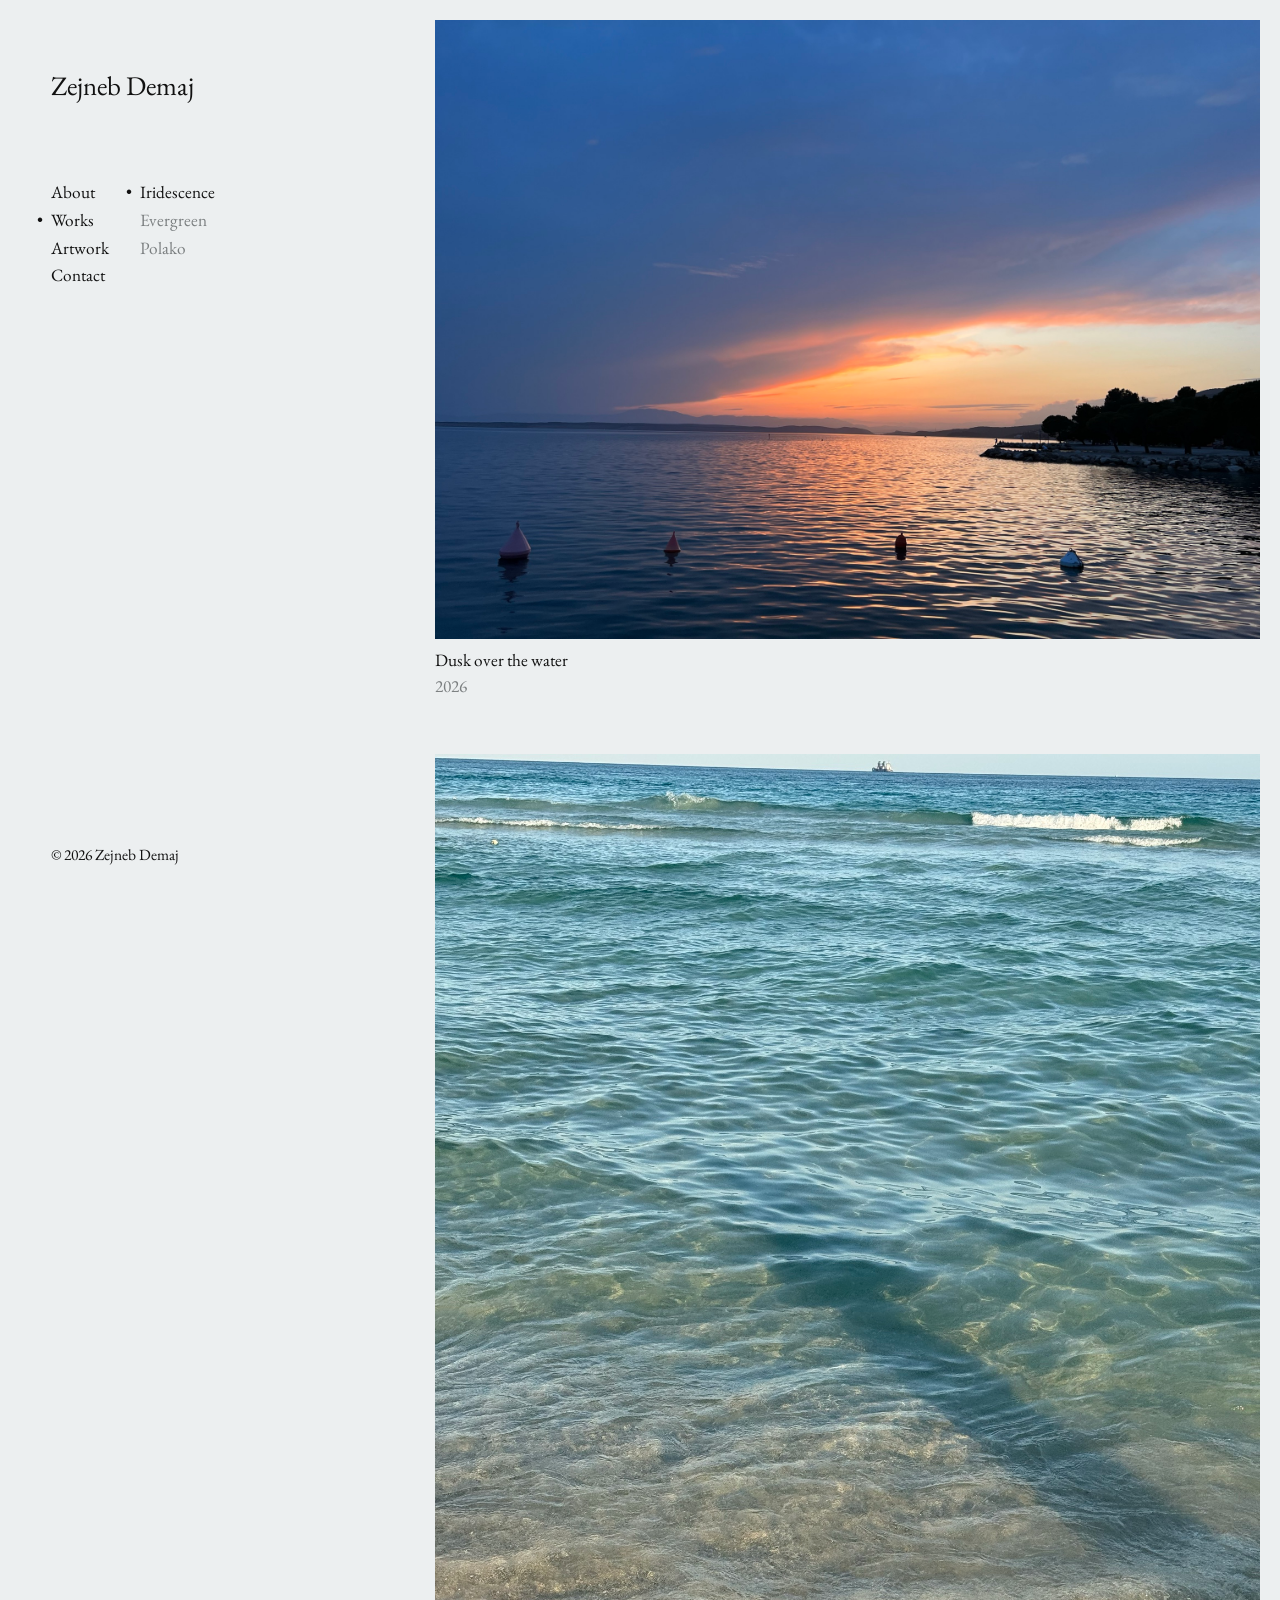
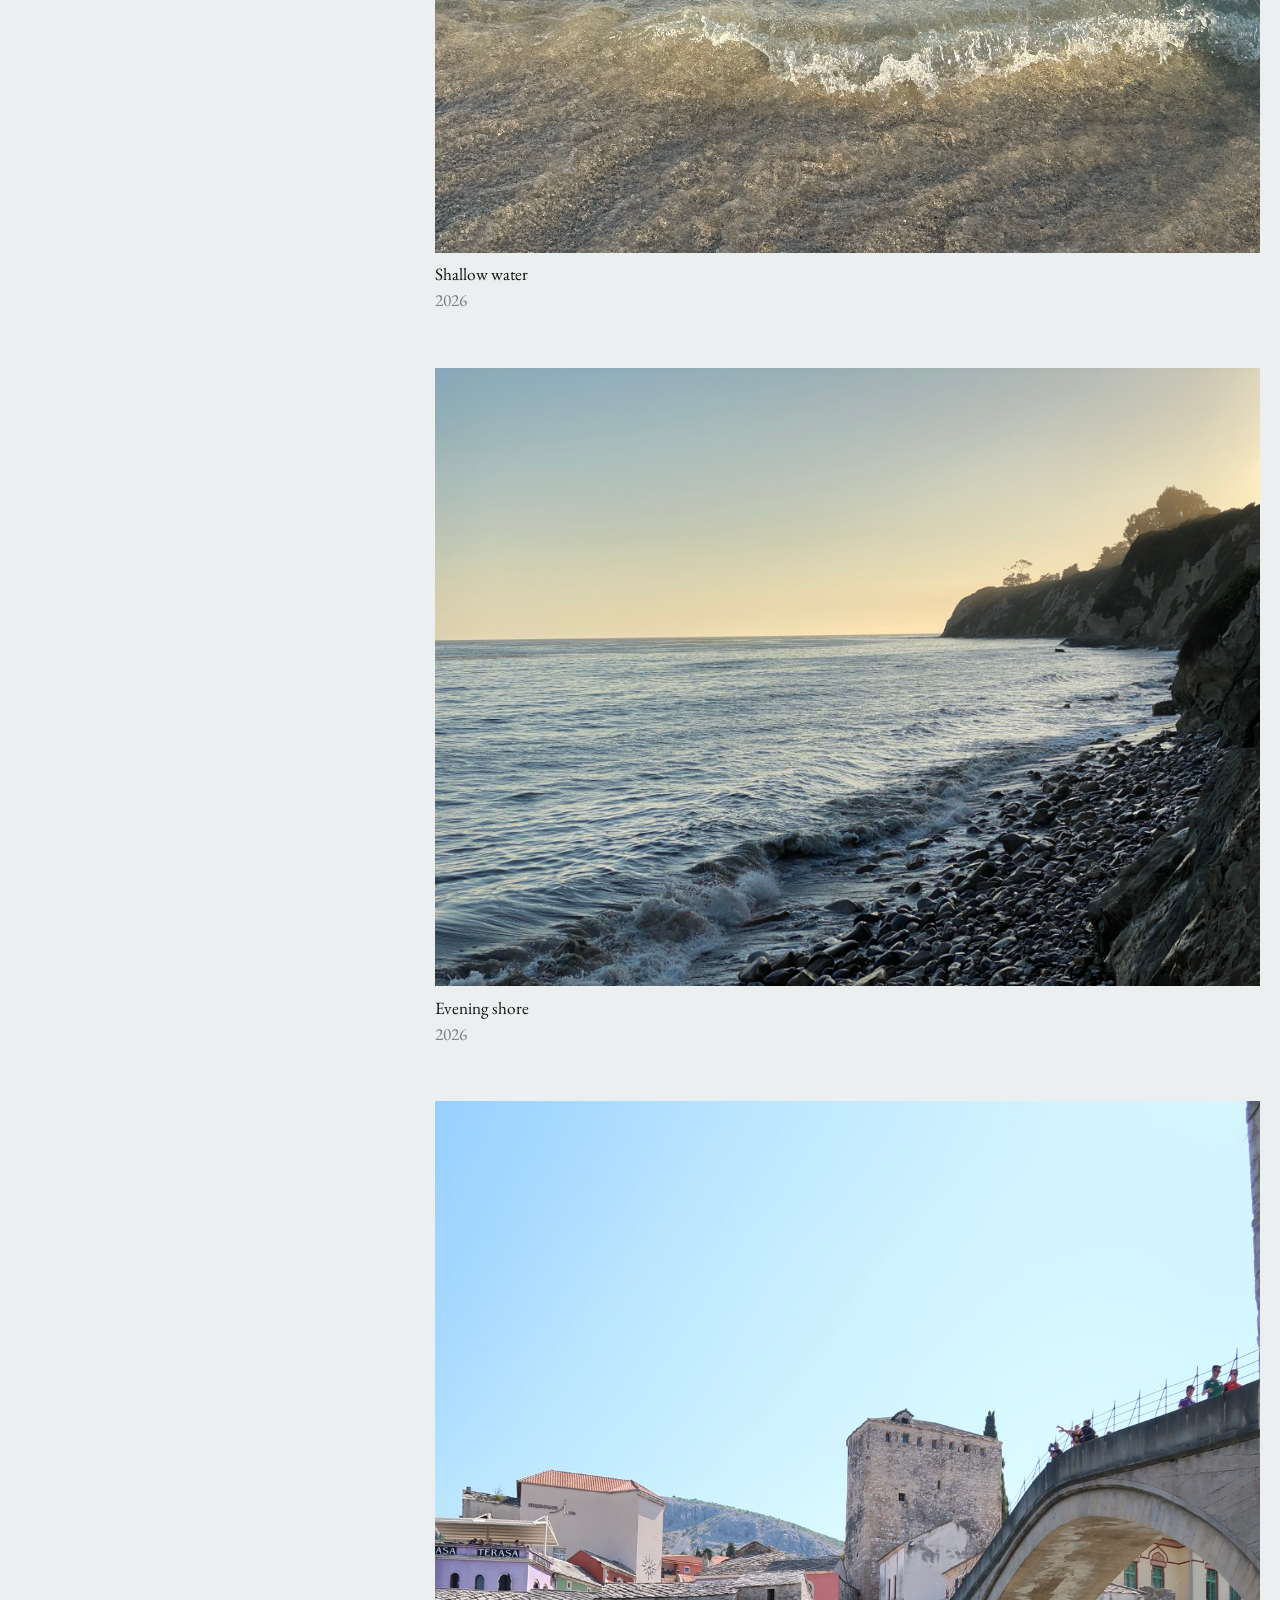
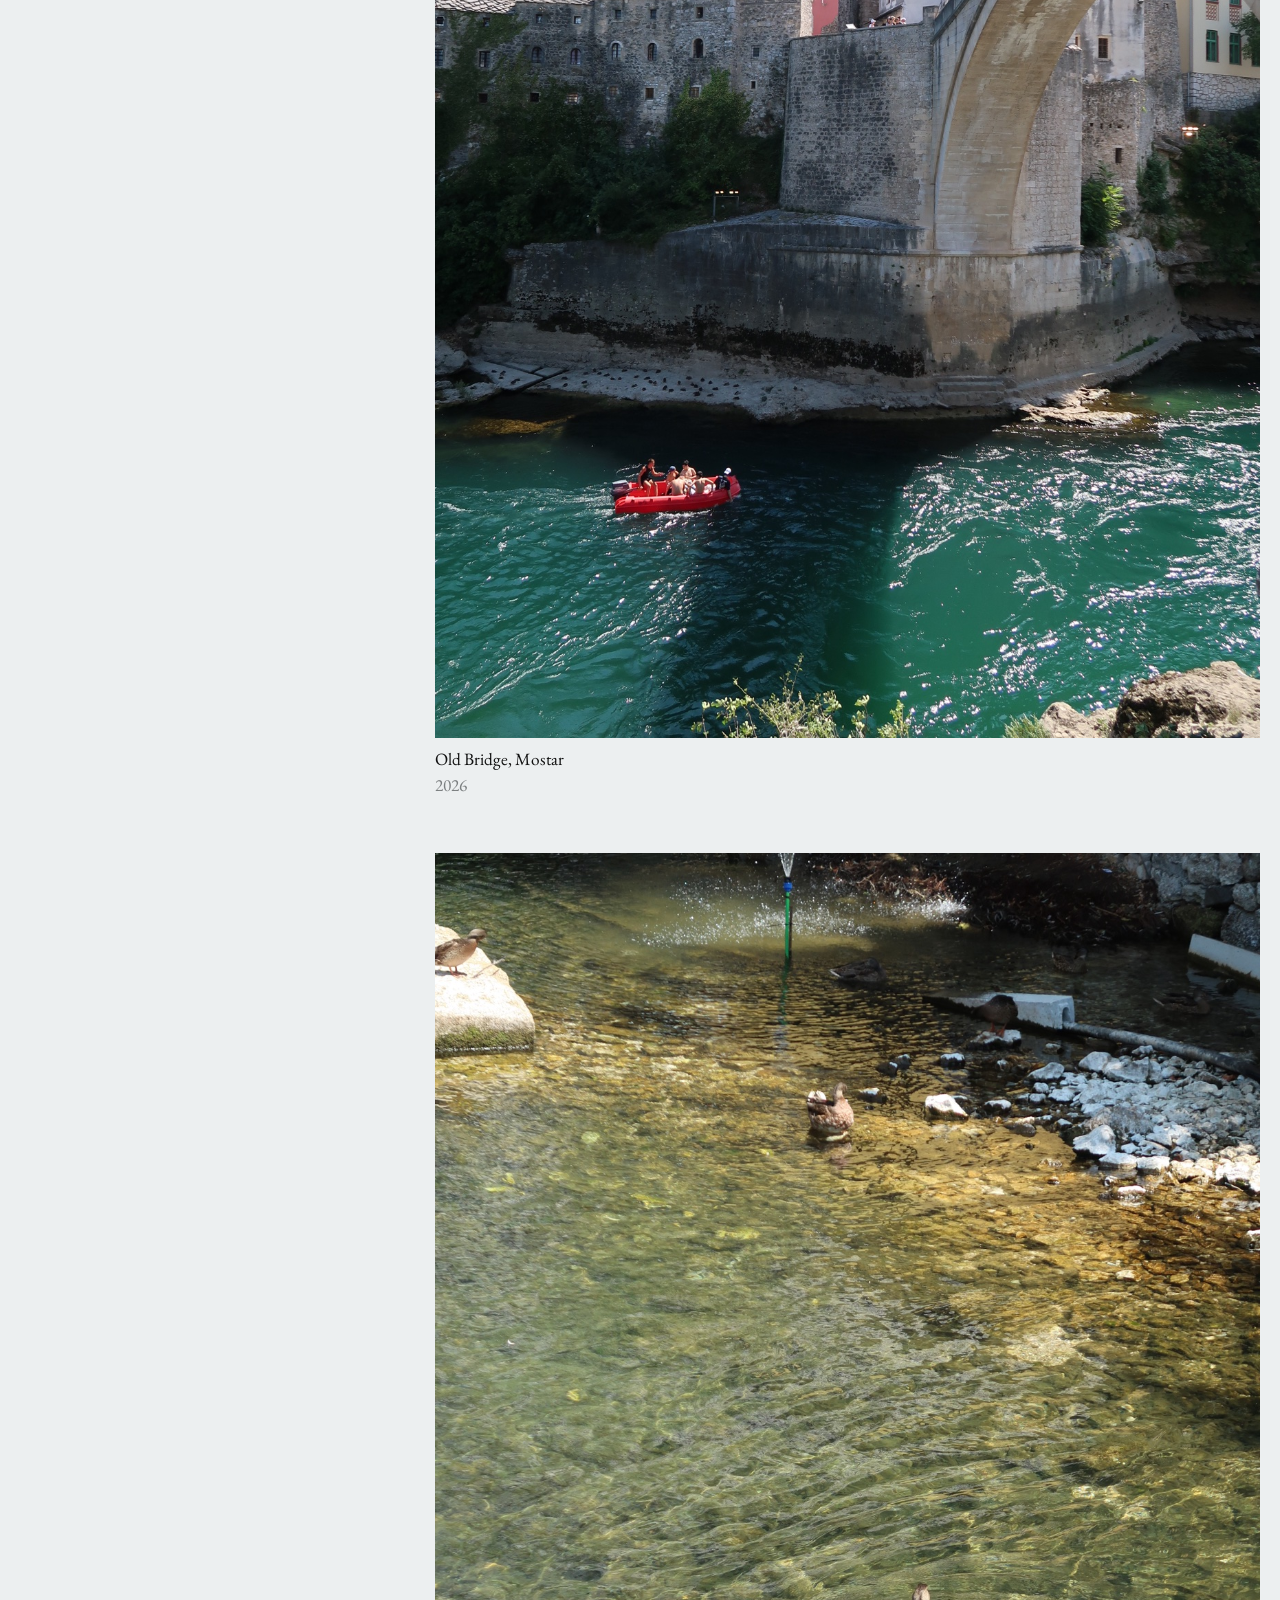
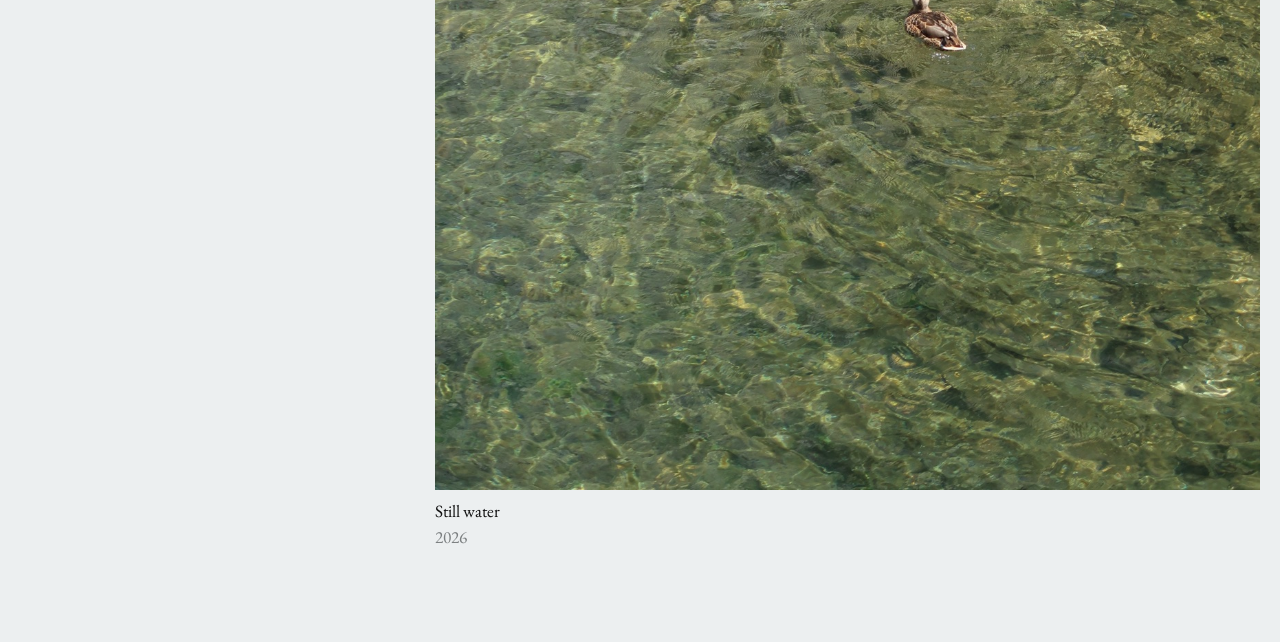
<file: index.html>
<!DOCTYPE html>
<html lang="en">
<head>
<meta charset="utf-8">
<meta name="viewport" content="width=device-width, initial-scale=1">
<meta name="theme-color" content="#eceff0">
<meta name="description" content="Zejneb Demaj — a collection of quiet details, changing light, and moments noticed along the way.">
<link rel="icon" href="favicon.svg" type="image/svg+xml">
<title>Works — Zejneb Demaj</title>
<style>
@font-face { font-family:"EB Garamond"; src:url("assets/fonts/EBGaramond-Regular.ttf") format("truetype"); font-weight:400; font-style:normal; font-display:swap }
:root { --bg:#eceff0; --ink:#111; --muted:#7b7f80; --side:clamp(260px,34vw,660px); --pad:clamp(20px,4vw,84px); --serif:"EB Garamond","Cormorant Garamond",Garamond,"Hoefler Text","Times New Roman",serif }
* {box-sizing:border-box}
body { margin:0; background:var(--bg); color:var(--ink); font:400 clamp(17px,1.35vw,21px)/1.6 var(--serif); -webkit-font-smoothing:antialiased }
a { color:inherit; text-decoration:none } a:hover {opacity:.6}
a:focus-visible { outline:1px solid currentColor; outline-offset:4px }
[hidden] {display:none !important}
.layout {display:grid; grid-template-columns:var(--side) minmax(0,1fr); min-height:100vh}
aside {position:sticky; top:0; height:100vh; padding:clamp(30px,5.5vw,92px) 0 32px var(--pad); display:flex; flex-direction:column}
.logo {font-size:clamp(24px,2.1vw,34px); line-height:1.2; margin-bottom:clamp(48px,6vw,96px)}
.navs {display:flex; gap:clamp(18px,2.4vw,40px); align-items:flex-start}
.navs ul {list-style:none; margin:0; padding:0}
.navs li {position:relative}
.primary a[aria-current="page"]::before, .secondary a[aria-current="page"]::before {content:"•"; position:absolute; left:-.8em}
.secondary {color:var(--muted)}
.secondary a[aria-current="page"] {color:var(--ink)}
.copyright {margin-top:auto; font-size:.9em}
main {padding:clamp(20px,1.6vw,32px) clamp(20px,1.6vw,32px) 60px 0}
.stack {display:flex; flex-direction:column; gap:clamp(16px,1.8vw,36px)}
.stack figure {margin:0}
.stack img {display:block; width:100%; height:auto}
.stack figcaption {display:flex; flex-direction:column; margin:.55em 0 clamp(20px,2.4vw,44px) 0; line-height:1.5}
.caption-year {color:var(--muted)}
.text-page {padding:clamp(10px,3.5vw,70px) 0 0; max-width:34em}
.text-page h1 {font-size:1em; font-weight:400; margin:0 0 1.5em}
.text-page p {margin:0 0 1em}
@media(max-width:800px){
  .layout {display:block}
  aside {position:static; height:auto; padding:24px 20px 8px}
  .logo {margin-bottom:28px}
  .copyright {display:none}
  main {padding:16px 20px 40px}
}
</style>
</head>
<body>
<div class="layout">
<aside>
<a class="logo" href="#works" aria-label="Home">Zejneb Demaj</a>
<nav class="navs" aria-label="Main navigation">
<ul class="primary" id="primary-nav">
<li><a href="#about" data-page="about">About</a></li>
<li><a href="#works" data-page="works">Works</a></li>
<li><a href="#artwork" data-page="artwork">Artwork</a></li>
<li><a href="#contact" data-page="contact">Contact</a></li>
</ul>
<ul class="secondary" id="series-nav" aria-label="Photography series" hidden>
<li><a href="#works/iridescence" data-series="iridescence">Iridescence</a></li>
<li><a href="#works/portland" data-series="portland">Evergreen</a></li>
<li><a href="#works/bosnia" data-series="bosnia">Polako</a></li>
</ul>
</nav>
<div class="copyright">© <span id="year">2026</span> Zejneb Demaj</div>
</aside>
<main>
<section id="works" aria-label="Works">
<div class="stack" id="gallery">
<figure data-series="iridescence"><img src="assets/Iridescence/iridescence-1.jpg" alt="Orange and violet clouds at dusk above calm water, with colored buoys floating in the foreground" loading="eager" decoding="async"><figcaption><span class="caption-title">Dusk over the water</span><span class="caption-year">2026</span></figcaption></figure>
<figure data-series="iridescence"><img src="assets/Iridescence/iridescence-2.jpg" alt="Clear, rippling shallow water in blue and green, with a soft wave breaking over the sand" loading="lazy" decoding="async"><figcaption><span class="caption-title">Shallow water</span><span class="caption-year">2026</span></figcaption></figure>
<figure data-series="iridescence"><img src="assets/Iridescence/iridescence-3.jpg" alt="Waves washing onto a pebble beach beneath a hazy golden sky and a dark coastal cliff" loading="lazy" decoding="async"><figcaption><span class="caption-title">Evening shore</span><span class="caption-year">2026</span></figcaption></figure>
<figure data-series="iridescence"><img src="assets/Iridescence/mostar-old-bridge.jpg" alt="The stone arch of the Old Bridge in Mostar above the green river, with a red boat below" loading="lazy" decoding="async"><figcaption><span class="caption-title">Old Bridge, Mostar</span><span class="caption-year">2026</span></figcaption></figure>
<figure data-series="iridescence"><img src="assets/Iridescence/ducks.jpg" alt="Ducks swimming in clear shallow water with sunlight rippling over the stones" loading="lazy" decoding="async"><figcaption><span class="caption-title">Still water</span><span class="caption-year">2026</span></figcaption></figure>
<figure data-series="portland"><img src="assets/Portland-2026/photo-1.jpg" alt="Evening sky and warm reflections along the Portland waterfront" loading="lazy" decoding="async"><figcaption><span class="caption-title">Along the river</span><span class="caption-year">2026</span></figcaption></figure>
<figure data-series="portland"><img src="assets/Portland-2026/photo-2.jpg" alt="Mount Hood rising above downtown Portland under a pale blue sky" loading="lazy" decoding="async"><figcaption><span class="caption-title">Mountain in the distance</span><span class="caption-year">2026</span></figcaption></figure>
<figure data-series="portland"><img src="assets/Portland-2026/photo-3.jpg" alt="Japanese stone lantern framed by bright red maples and autumn foliage" loading="lazy" decoding="async"><figcaption><span class="caption-title">Autumn colors</span><span class="caption-year">2026</span></figcaption></figure>
<figure data-series="portland"><img src="assets/Portland-2026/photo-4.jpg" alt="Curving stepping-stone path through a green Japanese garden" loading="lazy" decoding="async"><figcaption><span class="caption-title">A quiet path</span><span class="caption-year">2026</span></figcaption></figure>
<figure data-series="portland"><img src="assets/Portland-2026/photo-5.jpg" alt="Tall trees and soft sunlight falling on green moss in a wooded garden" loading="lazy" decoding="async"><figcaption><span class="caption-title">Between the trees</span><span class="caption-year">2026</span></figcaption></figure>
<figure data-series="portland"><img src="assets/Portland-2026/photo-6.jpg" alt="Rose garden beneath a tall evergreen tree at twilight" loading="lazy" decoding="async"><figcaption><span class="caption-title">After the light</span><span class="caption-year">2026</span></figcaption></figure>
<figure data-series="bosnia"><img src="assets/Bosnia-2026/sarajevo-evening.jpg" alt="Sarajevo city lights and mountains under a pale orange dusk sky, with white grave markers on the hillside below" loading="lazy" decoding="async"><figcaption><span class="caption-title">Evening, Sarajevo</span><span class="caption-year">2026</span></figcaption></figure>
<figure data-series="bosnia"><img src="assets/Bosnia-2026/coffee-and-sweets.jpg" alt="Bosnian coffee, baklava and a sweet pastry served on a copper tray and white plates" loading="lazy" decoding="async"><figcaption><span class="caption-title">Coffee and sweets</span><span class="caption-year">2026</span></figcaption></figure>
<figure data-series="bosnia"><img src="assets/Bosnia-2026/resting-cat.jpg" alt="A tabby cat curled up on a wooden window ledge beside a cobblestone street at dusk" loading="lazy" decoding="async"><figcaption><span class="caption-title">Resting cat</span><span class="caption-year">2026</span></figcaption></figure>
<figure data-series="bosnia"><img src="assets/Bosnia-2026/courtyard.jpg" alt="Whitewashed stone courtyard with a small fountain, a leafy tree and pebble paving" loading="lazy" decoding="async"><figcaption><span class="caption-title">Courtyard</span><span class="caption-year">2026</span></figcaption></figure>
</div>
</section>
<section id="artwork" aria-label="Artwork" hidden>
<div class="stack"><figure><img src="assets/artwork/untamed-spring.jpg" alt="Untamed Spring, abstract green botanical painting with blue, pink and yellow flowers and gestural stems" loading="lazy" decoding="async"><figcaption><span class="caption-title">Untamed Spring</span><span class="caption-year">Painting</span></figcaption></figure></div>
</section>
<section id="about" class="text-page" hidden><h1>About</h1>
<p>My mother loved art, and she was a poet. She noticed beauty in ordinary things and gave it words. Everything I make is dedicated to her.</p>
<p>I’m drawn to the quiet details of everyday life. The way light changes, the places we pass through, and the moments that make us stop and look a little closer.</p>
<p>This is a collection of things I’ve noticed along the way.</p>
</section>
<section id="contact" class="text-page" hidden><h1>Contact</h1><p>Contact information coming soon.</p></section>
</main>
</div>
<script>
const $ = selector => document.querySelector(selector);
const seriesList = ['iridescence','portland','bosnia'];
const seriesTitle = {iridescence:'Iridescence', portland:'Evergreen', bosnia:'Polako'};
const pages = {works:$('#works'),artwork:$('#artwork'),about:$('#about'),contact:$('#contact')};
const cards = [...document.querySelectorAll('#gallery figure')];
function route(){
  const parts = decodeURIComponent(location.hash.slice(1) || 'works').split('/');
  const active = pages[parts[0]] ? parts[0] : 'works';
  const series = seriesList.includes(parts[1]) ? parts[1] : seriesList[0];
  Object.entries(pages).forEach(([name,el]) => el.hidden = name !== active);
  $('#series-nav').hidden = active !== 'works';
  document.querySelectorAll('#primary-nav a').forEach(a => a.dataset.page === active ? a.setAttribute('aria-current','page') : a.removeAttribute('aria-current'));
  if (active === 'works') {
    cards.forEach(card => card.hidden = card.dataset.series !== series);
    document.querySelectorAll('#series-nav a').forEach(a => a.dataset.series === series ? a.setAttribute('aria-current','page') : a.removeAttribute('aria-current'));
  }
  const heading = active === 'works' ? seriesTitle[series] : active[0].toUpperCase() + active.slice(1);
  document.title = heading + ' — Zejneb Demaj';
  window.scrollTo(0,0);
}
window.addEventListener('hashchange',route);
route();
$('#year').textContent = new Date().getFullYear();
</script>
</body>
</html>
</file>
